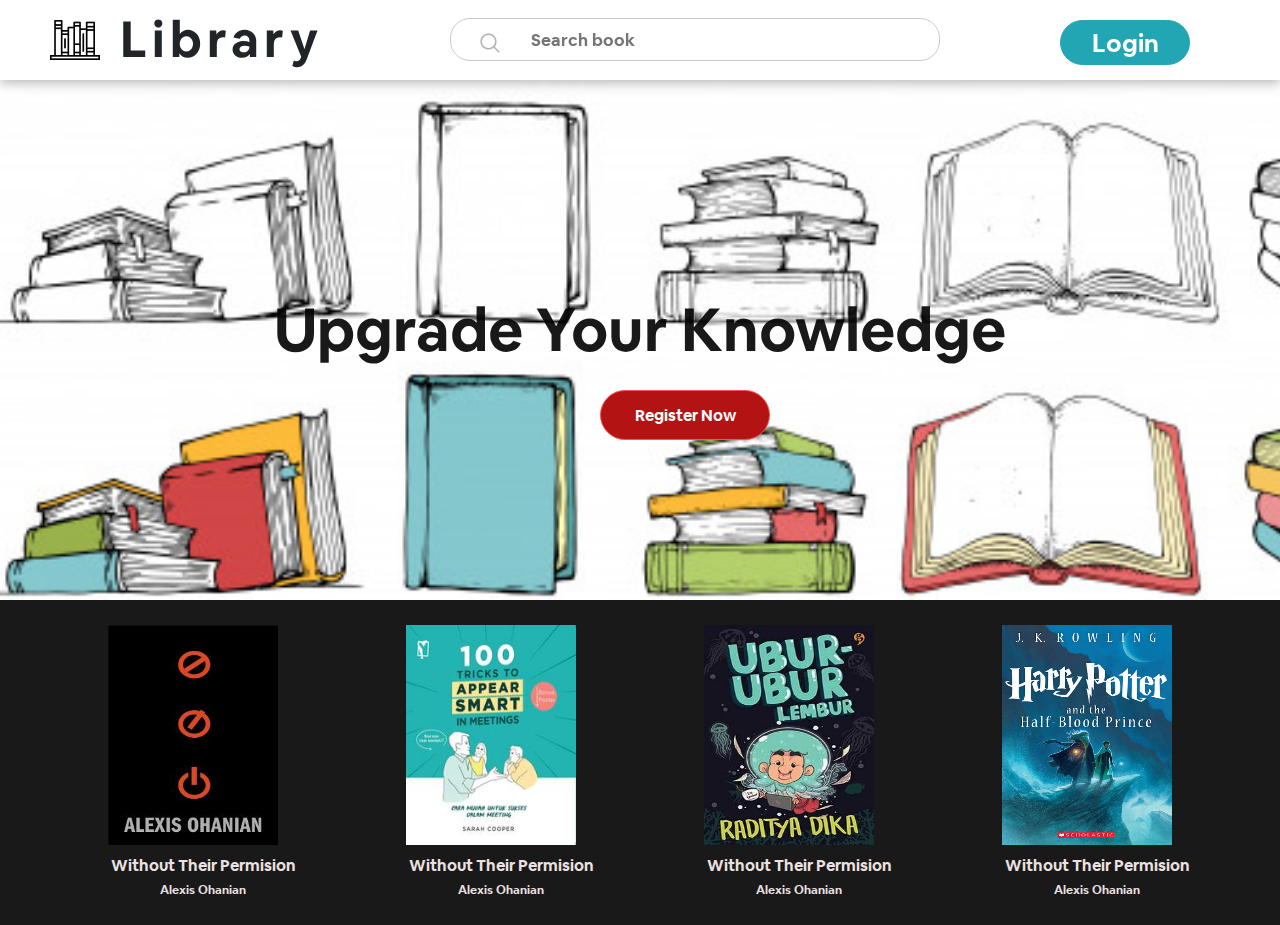
<file: index.html>
<!DOCTYPE html>
<html lang="en">
<head>
    <meta charset="UTF-8">
    <meta name="viewport" content="width=device-width, initial-scale=1.0">
    <title>Landing Page</title>
    <link rel="stylesheet" href="https://stackpath.bootstrapcdn.com/bootstrap/4.4.1/css/bootstrap.min.css" integrity="sha384-Vkoo8x4CGsO3+Hhxv8T/Q5PaXtkKtu6ug5TOeNV6gBiFeWPGFN9MuhOf23Q9Ifjh" crossorigin="anonymous">
    <link rel="stylesheet" href="assets/css/landing.css">
    <link rel="stylesheet" href="assets/css/reset.css">
</head>
<body>
    <div class="container-1">
        <div class="menu-1">
            <div class="header">
                <div class="logo">
                    <img src="assets/image/landing-page/bookshelf.png" alt="">
                    <h2>Library</h2>
                    <div class="search">
                        <img src="assets/image/home/search.png" alt="">
                        <input type="text" placeholder="Search book">
                      </div>
                </div>
                <div class="link">
                    <a href="login.html">Login</a>
                </div>
            </div>
            <div class="content">
                <div class="judul">
                    <h1>Upgrade Your Knowledge</h1>
                    <a href="register.html">Register Now</a>
                </div>
            </div>
        </div>
        <div class="menu-2">
            <div class="list-1 on">
                <img src="assets/image/landing-page/list1.jpg" alt="">
                <p>Without Their Permision</p>
                <h2>Alexis Ohanian</h2>
            </div>
            <div class="list-1">
                <img src="assets/image/landing-page/list2.jpg" alt="">
                <p>Without Their Permision</p>
                <h2>Alexis Ohanian</h2>
            </div>
            <div class="list-1">
                <img src="assets/image/landing-page/list3.jpg" alt="">
                <p>Without Their Permision</p>
                <h2>Alexis Ohanian</h2>
            </div>
            <div class="list-1 on">
                <img src="assets/image/landing-page/list4.jpg" alt="">
                <p>Without Their Permision</p>
                <h2>Alexis Ohanian</h2>
            </div>
            
        </div>
    </div>

<script src="https://code.jquery.com/jquery-3.4.1.slim.min.js" integrity="sha384-J6qa4849blE2+poT4WnyKhv5vZF5SrPo0iEjwBvKU7imGFAV0wwj1yYfoRSJoZ+n" crossorigin="anonymous"></script>
<script src="https://cdn.jsdelivr.net/npm/popper.js@1.16.0/dist/umd/popper.min.js" integrity="sha384-Q6E9RHvbIyZFJoft+2mJbHaEWldlvI9IOYy5n3zV9zzTtmI3UksdQRVvoxMfooAo" crossorigin="anonymous"></script>
<script src="https://stackpath.bootstrapcdn.com/bootstrap/4.4.1/js/bootstrap.min.js" integrity="sha384-wfSDF2E50Y2D1uUdj0O3uMBJnjuUD4Ih7YwaYd1iqfktj0Uod8GCExl3Og8ifwB6" crossorigin="anonymous"></script>
</body>
</html>
</file>
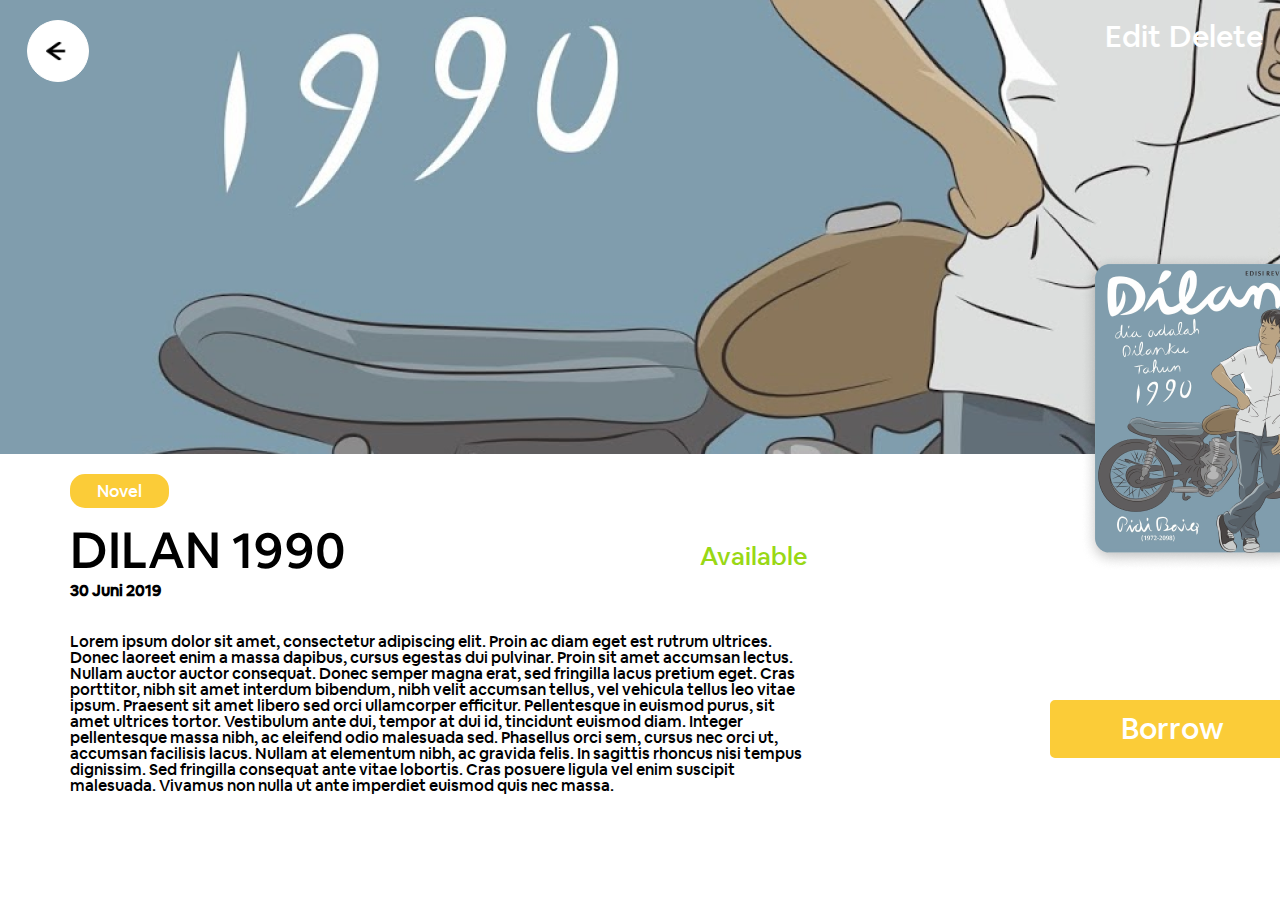
<file: detail.html>
<!DOCTYPE html>
<html lang="en">
<head>
    <meta charset="UTF-8">
    <meta name="viewport" content="width=device-width, initial-scale=1.0">
    <title>Detail Buku</title>
    <link rel="stylesheet" href="assets/css/detail.css">
    <link rel="stylesheet" href="assets/css/reset.css">
    <style>
        html, body {
        max-width: 100%;
        overflow-x: hidden;
      }
    </style>
</head>
<body>
    <div class="container">
        <div class="cover">
            <div class="back">
                <a href="utama.html"><img src="assets/image/detail/Arrow.png" alt=""></a>     
            </div>
            <div class="link">
                <a href="#popup-box">Edit</a>
                <a href="#popup-hapus">Delete</a> 
            </div> 
        </div>
        <div class="buku">
            <img src="assets/image/detail/dilan.png" alt="">
        </div>
        <div class="deskripsi">
            <a href="#">Novel</a>
            <h1>DILAN 1990</h1> 
            <span class="span">Available</span>
            <p class="p1">30 Juni 2019</p>
            <p class="p2">Lorem ipsum dolor sit amet, consectetur adipiscing elit. Proin ac diam eget est rutrum ultrices. Donec laoreet enim a massa dapibus, cursus egestas dui pulvinar. Proin sit amet accumsan lectus. Nullam auctor auctor consequat. Donec semper magna erat, sed fringilla lacus pretium eget. Cras porttitor, nibh sit amet interdum bibendum, nibh velit accumsan tellus, vel vehicula tellus leo vitae ipsum. Praesent sit amet libero sed orci ullamcorper efficitur. Pellentesque in euismod purus, sit amet ultrices tortor. Vestibulum ante dui, tempor at dui id, tincidunt euismod diam. Integer pellentesque massa nibh, ac eleifend odio malesuada sed. Phasellus orci sem, cursus nec orci ut, accumsan facilisis lacus. Nullam at elementum nibh, ac gravida felis. In sagittis rhoncus nisi tempus dignissim. Sed fringilla consequat ante vitae lobortis. Cras posuere ligula vel enim suscipit malesuada. Vivamus non nulla ut ante imperdiet euismod quis nec massa.</p>
        </div>
        <a href="#" class="button">Borrow</a>
        <!-- modal popup -->
        <div id="popup-box" class="popup-form">
            <div class="form">
                <h1>Edit Data</h1>
                <a href="#"class="close"><img src="assets/image/detail/close.png" alt=""></a>
                <form action="">
                    <label for="" class="l1">Url Image</label>
                    <input type="text" placeholder="" value="http://gambar.com/dilan.jpg">
                    <label for="" class="l2">Tittle</label>
                    <input type="text" placeholder="" value="Dilan 1990">
                    <label for="" class="l3">Description</label>
                    <textarea name="" id="">Lorem ipsum dolor sit amet, consectetur adipiscing elit. Proin ac diam eget est rutrum ultrices. Donec laoreet enim a massa dapibus.</textarea>
                </form>
                <a href="#" class="simpan">Save</a>
            </div> 
        </div>
        <!-- delete popup -->

        <div class="container-close" id="popup-hapus">
            <div class="close-form">
                <a href="#"><img src="assets/image/detail/close.png" alt=""></a>
                <img src="assets/image/detail/checked.png" alt="" class="checked">
                <h2>Data <span>Dilan 1990</span> berhasil dihapus !</h2>
            </div>
        </div>
</div>
</body>
</html>
</file>
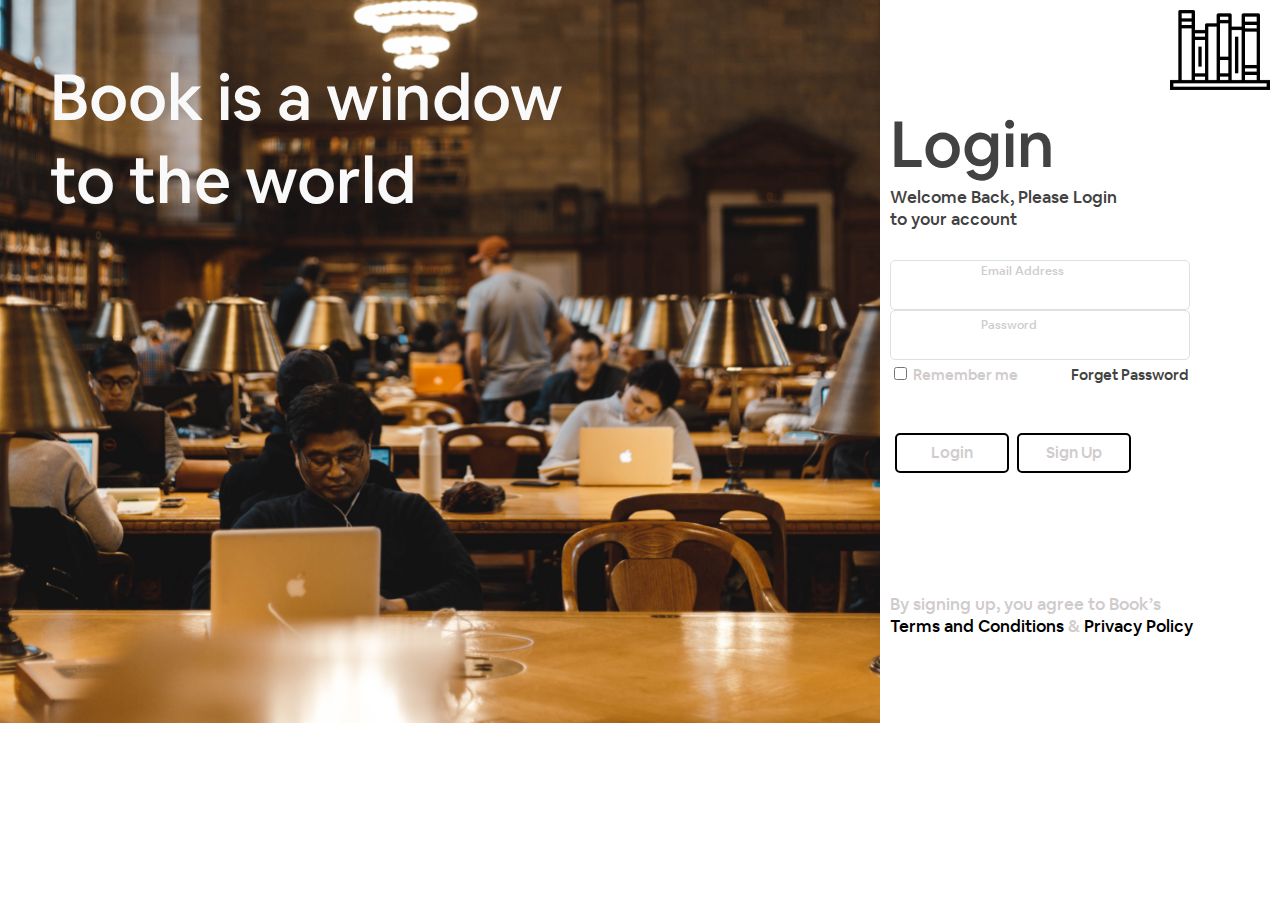
<file: login.html>
<!DOCTYPE html>
<html lang="en">
<head>
    <meta charset="UTF-8">
    <meta name="viewport" content="width=device-width, initial-scale=1.0">
    <title>Login Form</title>
    <link rel="stylesheet" href="assets/css/reset.css">
    <link rel="stylesheet" href="assets/css/login.css">
</head>
<body>
    <div class="container">
    <div class="login-image">
        <h1>Book is a window <br>
            to the world
        </h1>
        <p>Photo by Mark Pan4ratte on Unsplash</p>
    </div>
    <div class="login-form">
        <img src="assets/image/login/bookshelf.png" alt="">
        <div class="login">
            <h1>Login</h1>
            <p>Welcome Back, Please Login <br>
                to your account</p>
                <form action="">
                    <div class="inputBox">
                        <input type="text" name="" required="">
                        <label class="label1">Email Address</label>
                    </div>
                    <div class="inputBox">
                        <input type="password" name="" required="">
                        <label class="label2">Password</label>
                    </div>
                    <div class="check">
                        <input type="checkbox">
                        <label for="">Remember me</label>
                        <a href="#">Forget Password</a>
                    </div>
                    <a href="#" class="button satu">Login</a>
                    <a href="#" class="button dua">Sign Up</a>
                </form>
        </div>
        <div class="footer">
            <p>By signing up, you agree to Book’s</p>
            <p class="p2"> Terms and Conditions <span> &</span> Privacy Policy</p>
        </div>
        
    </div>
    </div>
</body>
</html>
</file>
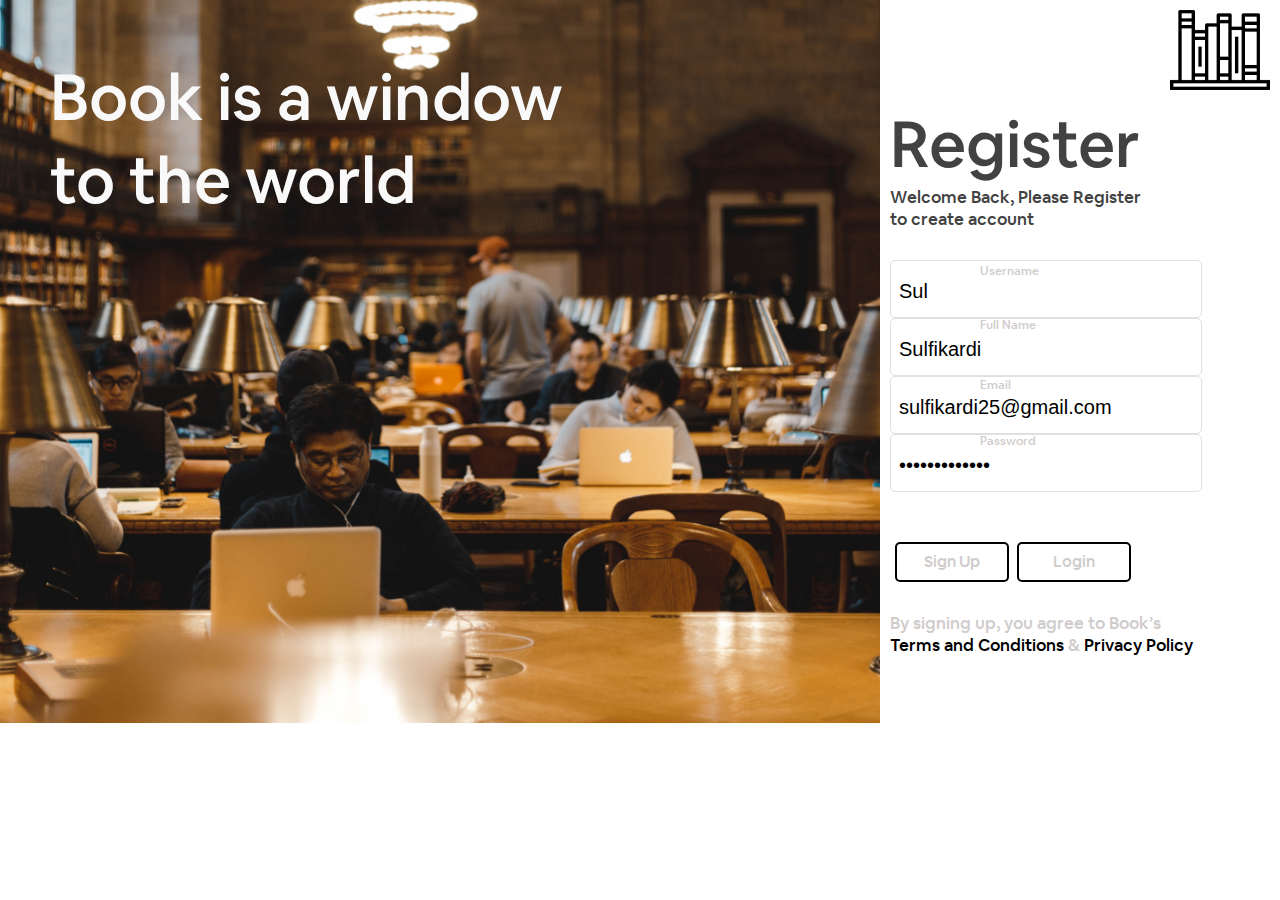
<file: register.html>
<!DOCTYPE html>
<html lang="en">
<head>
    <meta charset="UTF-8">
    <meta name="viewport" content="width=device-width, initial-scale=1.0">
    <title>Register Form</title>
    <link rel="stylesheet" href="assets/css/reset.css">
    <link rel="stylesheet" href="assets/css/register.css">
</head>
<body>
    <div class="container">
    <div class="login-image">
        <h1>Book is a window <br>
            to the world
        </h1>
        <p>Photo by Mark Pan4ratte on Unsplash</p>
    </div>
    <div class="login-form">
        <img src="assets/image/login/bookshelf.png" alt="">
        <div class="login">
            <h1>Register</h1>
            <p>Welcome Back, Please Register <br>
                to create account</p>
                <form action="">
                    <div class="inputBox">
                        <input type="text" name="" required="" value="Sul">
                        <label class="label1">Username</label>
                    </div>
                    <div class="inputBox">
                        <input type="text" name="" required="" value="Sulfikardi">
                        <label class="label2">Full Name</label>
                    </div>
                    <div class="inputBox">
                        <input type="text" name="" required="" value="sulfikardi25@gmail.com">
                        <label class="label3">Email</label>
                    </div>
                    <div class="inputBox">
                        <input type="password" name="" required="" value="*************">
                        <label class="label4">Password</label>
                    </div>
                    <a href="#" class="button satu">Sign Up</a>
                    <a href="login.html" class="button dua">Login</a>
                </form>
        </div>
        <div class="footer">
            <p>By signing up, you agree to Book’s</p>
            <p class="p2"> Terms and Conditions <span> &</span> Privacy Policy</p>
        </div>
        
    </div>
    </div>
</body>
</html>
</file>
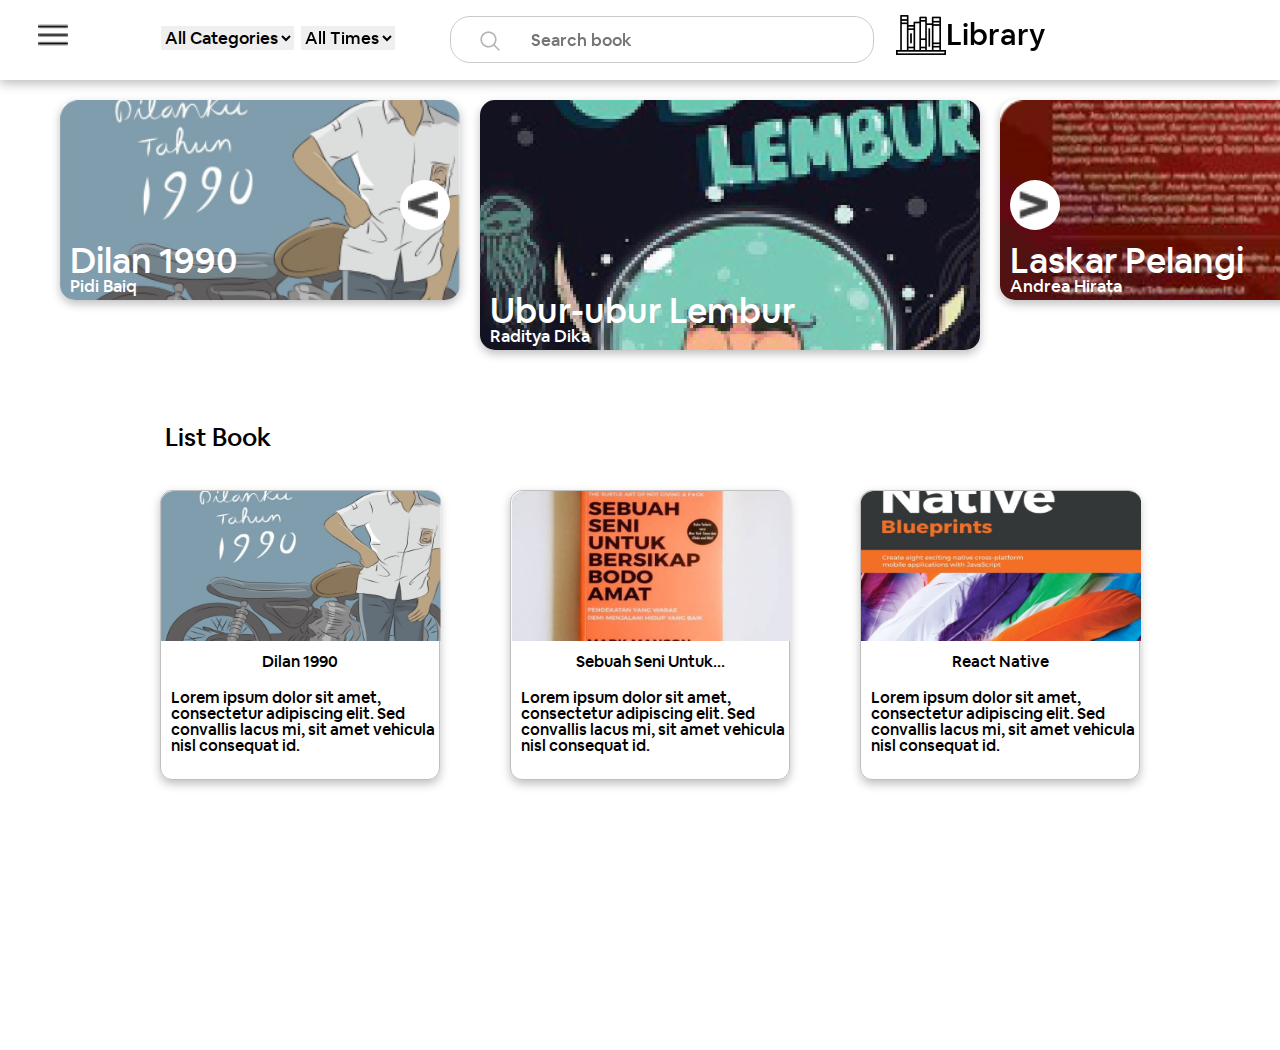
<file: utama.html>
<!DOCTYPE html>
<html lang="en">
<head>
    <meta charset="UTF-8">
    <meta name="viewport" content="width=device-width, initial-scale=1.0">
    <title>Home</title>
    <link rel="stylesheet" href="assets/css/utama.css">
    <link rel="stylesheet" href="assets/css/reset.css">
    <style>
        
    </style>
</head>
<body>
    <div class="setting">
      <a href="#" class="link-a"><img src="assets/image/home/_ (1).png" alt="" class="prev"></a>
      <a href="#" class="link-b"><img src="assets/image/home/_.png" alt="" class="next"></a>
    </div>
    <div class="container">
        <div class="sidebar on">
            <div class="admin">
                <img src="assets/image/home/admin.png" alt="">
                <h1>Niki Zefanya</h1>
            </div>
            <div class="link">
                <ul>
                  <li><a href="#">Explore</a></li>
                  <li><a href="#">History</a></li>
                  <li><a href="#popup-box">Add book*</a></li>
                </ul>
              </div>
        </div>
        <div class="menu">
            
            <div class="header">
                <a href="#" class="klik"><img src="assets/image/home/menu.png" alt="" class="image"></a>
                <form action="">
                  <select name="product" id="" class="select1">
                    <option value="category">All Categories</option>
                  </select>
                  <select name="time" id="" class="select2">
                    <option value="time">All Times</option>
                  </select>
                </form>
                <div class="search">
                  <img src="assets/image/home/search.png" alt="">
                  <input type="text" placeholder="Search book">
                </div>
                <div class="logo">
                  <img src="assets/image/home/bookshelf.png" alt="">
                  <h1>Library</h1>
                </div>
              </div>
            </div>
            <div class="card">
                <div class="card-1">
                  <h2>Dilan 1990</h2>
                  <p>Pidi Baiq</p>
                </div>
                <div class="card-2">
                  <h2>Ubur-ubur Lembur</h2>
                  <p>Raditya Dika</p>
                </div>
                <div class="card-3">
                  <h2>Laskar Pelangi</h2>
                  <p>Andrea Hirata</p>
                </div>
              </div>
              <div class="card-list">
                <p class="p1">List Book</p>
                <div class="gambar-1">
                  <img src="assets/image/home/covernya.png" alt="">
                  <h2><a href="detail.html">Dilan 1990</a></h2>
                  <p>Lorem ipsum dolor sit amet, consectetur adipiscing elit. Sed convallis lacus mi, sit amet vehicula nisl consequat id. </p>
                </div>
                <div class="gambar-1">
                  <img src="assets/image/home/sebuahseni.png" alt="">
                  <h2>Sebuah Seni Untuk...</h2>
                  <p>Lorem ipsum dolor sit amet, consectetur adipiscing elit. Sed convallis lacus mi, sit amet vehicula nisl consequat id. </p>
                </div>
                <div class="gambar-1">
                  <img src="assets/image/home/react-native.png" alt="">
                  <h2>React Native</h2>
                  <p>Lorem ipsum dolor sit amet, consectetur adipiscing elit. Sed convallis lacus mi, sit amet vehicula nisl consequat id. </p>
                </div>
              </div>
          </div>
          <div id="popup-box" class="popup-form">
            <div class="form">
                <h1>Add Data</h1>
                <a href="#"class="close"><img src="assets/image/detail/close.png" alt=""></a>
                <form action="">
                    <label for="" class="l1">Url Image</label>
                    <input type="text" placeholder="Url Image...">
                    <label for="" class="l2">Tittle</label>
                    <input type="text" placeholder="Tittle...">
                    <label for="" class="l3">Description</label>
                    <textarea name="" id="" placeholder="Description..."></textarea>
                </form>
                <a href="#" class="simpan">Save</a>
            </div> 
        </div>
        </div>
    <script src="https://ajax.googleapis.com/ajax/libs/jquery/3.4.1/jquery.min.js"></script>
    <script src="script.js"></script>
</body>
</html>
</file>
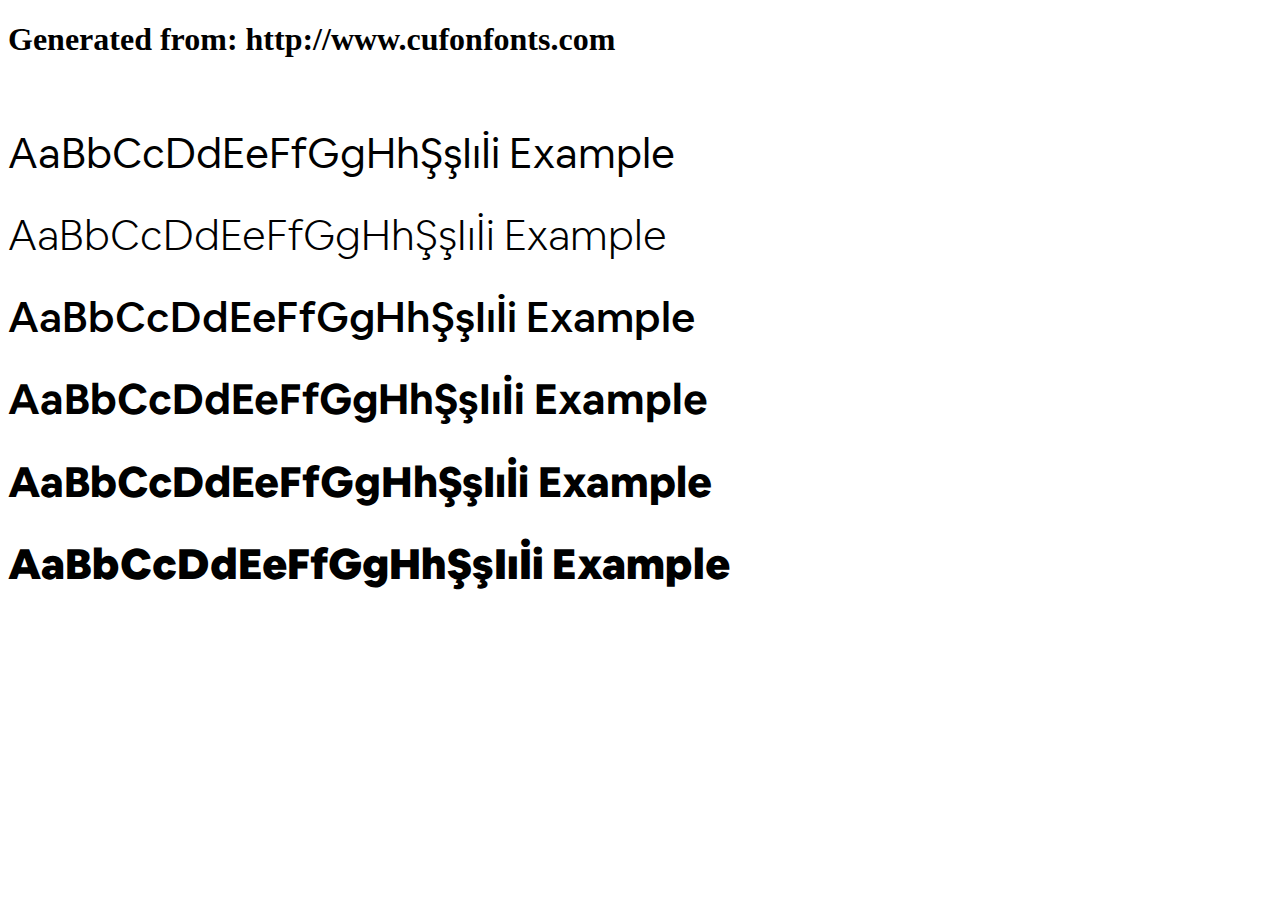
<file: assets/font/Airbnb-Cereal-App/example.html>
<!DOCTYPE html>
<html xmlns="http://www.w3.org/1999/xhtml">
<head>
    <meta http-equiv="Content-Type" content="text/html; charset=utf-8"/>
    <link rel="stylesheet" type="text/css"
          href="style.css"/>
</head>

<body>

<h1>Generated from: http://www.cufonfonts.com</h1><br/>
<h1 style="font-family:'Airbnb Cereal App Book';font-weight:normal;font-size:42px">AaBbCcDdEeFfGgHhŞşIıİi Example</h1>
<h1 style="font-family:'Airbnb Cereal App Light';font-weight:normal;font-size:42px">AaBbCcDdEeFfGgHhŞşIıİi Example</h1>
<h1 style="font-family:'Airbnb Cereal App Medium';font-weight:normal;font-size:42px">AaBbCcDdEeFfGgHhŞşIıİi Example</h1>
<h1 style="font-family:'Airbnb Cereal App Bold';font-weight:normal;font-size:42px">AaBbCcDdEeFfGgHhŞşIıİi Example</h1>
<h1 style="font-family:'Airbnb Cereal App Extra Bold';font-weight:normal;font-size:42px">AaBbCcDdEeFfGgHhŞşIıİi Example</h1>
<h1 style="font-family:'Airbnb Cereal App Black';font-weight:normal;font-size:42px">AaBbCcDdEeFfGgHhŞşIıİi Example</h1>


</body>
</html>
</file>
<file: assets/css/landing.css>
@font-face {
    font-family: 'Airbnb Cereal App';
    src: url(../font/Airbnb-Cereal-App/AirbnbCerealBold.woff) format('woff');
}

.container-1 {
    display: flex;
    flex-direction: column;
    max-width: 100vw;
}
.menu-1 {
    max-width: 100%;
    min-height: 600px;
    background-color: #ffffff;
    background-repeat: no-repeat;
    background-size: cover;
    background-position: 0 -150px;
    display: flex;
   flex-direction: column;
}
.menu-2 {
    max-width: 100%;
    min-height: 300px;
    background-color: rgba(0, 0, 0, 0.9);
    display: flex;
    flex-direction: row;
    justify-content: space-evenly;
}

.header {
    height: 80px;
    width: 100%;
    background-color: #ffffff;
    display: flex;
    flex-direction: row;
    justify-content: space-between;
    box-shadow: 0px 4px 10px rgba(0, 0, 0, 0.25);
    position: fixed;
}

.header .logo {
    margin-left: 50px;
    margin-top: 15px;
}
.header h2 {
    position: absolute;
    top: 15px;
    left: 120px;
    font-size: 50px;
    font-family: 'Airbnb Cereal App';
    letter-spacing: 5px;
}
.header .link {
    margin-right: 90px;
    margin-top: 20px;
}
.header .link a {
    width: 130px;
    height: 45px;
    display: block;
    text-decoration: none;
    font-size: 25px;
    color: #ffffff;
    border: 1px solid #22a6b3;
    text-align: center;
    line-height: 45px;
    border-radius: 25px;
    background-color: #22a6b3;
    font-family: 'Airbnb Cereal App';
}
.header .link a:hover {
    background-color: #4bbac4;
}
.search a {
    display: inline-block;
    text-decoration: none;
    border: 2px solid #CACACA;
    width: 300px;
    height: 45px;
    position: absolute;
    left: 550px;
    top: 15px;
    border-radius: 20px;
}
.search {
    position: relative;
    top: -50px;
    left: 400px;
    font-family: 'Airbnb Cereal App';
}
.search [type="text"] {
    width: 490px;
    height: 43px;
    border-radius: 20px;
    font-size: 17px;
    padding-left: 80px;
    border: 1px solid #CACACA;
    font-family: 'Airbnb Cereal App';
}
.search img {
    width: 20px;
    height: 20px;
    position: absolute;
    top: 15px;
    left: 30px;
}
.content {
    background-image: url(../image/landing-page/1.jpg);
    background-repeat: no-repeat;
    background-size: cover;
    background-position: -80px 50px;
    height: 600px;
}
.content .judul h1 {
    text-align: center;
    margin-top: 300px;
    font-size: 60px;
    color: rgba(0, 0, 0, 0.9);
    font-family: 'Airbnb Cereal App';
}
.content .judul a {
    width: 170px;
    height: 50px;
    display: block;
    text-align: center;
    line-height: 50px;
    margin-top: 30px;
    margin-left: 600px;
    text-decoration: none;
    background-color: #b31313;
    border: 1px solid #ff5252;
    border-radius: 25px;
    color: #ffffff;
    font-family: 'Airbnb Cereal App';
}
.content .judul a:hover {
    background-color: #ff5252;
}

.list-1 {
    width: 190px;
    height: 300px;
    margin-left: 20px;
    margin-top: 25px;
}
.list-1 img {
    width: 170px;
    height: 220px;
}
.list-1 h2, .list-1 p {
    color: #ece1e1;
    font-family: 'Airbnb Cereal App';
    margin-top: 10px;
    text-align: center;
}
.list-1 h2 {
    font-size: 12px;
}

@media screen and (max-width:480px) {
    .container-1 {
        height: 1200px;
    }
    .header {
        height: 80px;
        width: 400px;
    }
    .content .judul h1 {
        margin-top: 180px;
    }
    .content .judul a {
        margin-top: 30px;
        margin-left: 100px;
    }
    .header .logo {
        margin-left: 10px;
        margin-top: 20px;
    }
    .header .link {
      margin-top: 20px;
      margin-left: 180px;
    }
    .header .logo img {
        width: 40px;
        height: 40px;
    }
    .header h2 {
        top: 25px;
        left: 60px;
        font-size: 30px;
    }
    .search {
      display: none;
    }
    .menu-2 .on {
        display: none;
    }
    .list-1 {
        width: 160px;
        height: 300px;
        margin-left: -9px;
        margin-top: 25px;
    }
}
</file>
<file: assets/css/detail.css>
@font-face {
  font-family: 'Airbnb Cereal App';
  src: url(../font/Airbnb-Cereal-App/AirbnbCerealMedium.woff) format('woff');
}
.container {
  width: 100%;
  box-sizing: border-box;
}
.cover {
    width: 100vw;
    height: 454px;
    background-image: url(../image/detail/covernya.png);
    background-position: -75px 0;
    background-repeat: no-repeat;
    font-family: 'Airbnb Cereal App';
    box-sizing: border-box;
}
.back {
    width: 60px;
    height: 60px;
    background-color: white;
    border: 1px solid white;
    border-radius: 50%;
    position: absolute;
    top: 20px;
    left: 27px;
    font-family: 'Airbnb Cereal App';
}
.link {
   position: absolute;
   top: 17px;
   left: 1100px;
   font-family: 'Airbnb Cereal App';
}
.link a{
    display: inline-block;
    text-decoration: none;
    margin-left: 5px;
    font-family: 'Airbnb Cereal App';
    font-size: 30px;
    line-height: 39px;

    color: #FFFFFF;
}
.buku {
    width: 200px;
    height: 288px;
    position: absolute;
    top: 253px;
    left: 1080px;
    font-family: 'Airbnb Cereal App';
}
.cover img{
    width: 20px;
    height: 20px;
    margin-left: 18px;
    margin-top: 20px;
    cursor: pointer;
}
.deskripsi {
    width: 740px;
    margin-top: 20px;
    margin-left: 70px;
    box-sizing: border-box;
    font-family: 'Airbnb Cereal App';
    position: relative;
}
.deskripsi a {
    width: 95px;
    height: 30px;
    border: 2px solid #FBCC38;
    display: inline-block;
    text-decoration: none;
    font-size: 17px;
    text-align: center;
    line-height: 30px;
    background-color:#FBCC38 ;
    color: white;
    border-radius: 15px;
    margin-bottom: 10px;
}
.deskripsi h1 {
    font-size: 50px;
    line-height: 65px;
    box-sizing: border-box;
}
.deskripsi .span {
  font-size: 25px;
  position: absolute;
  top: 70px;
  left: 630px;
  color: #99D815;;
}
.deskripsi .p1 {
    margin-bottom: 35px;
    font-weight: bold;
    box-sizing: border-box;
}
.deskripsi .p2 {
  font-family: 'Airbnb Cereal App';
}
.button {
    width: 240px;
    height: 54px;
    border: 2px solid #FBCC38;
    display: block;
    border-radius: 5px;
    text-decoration: none;
    background-color: #FBCC38;
    text-align: center;
    line-height: 54px;
    font-size: 30px;
    color: white;
    position: absolute;
    top: 700px;
    left: 1050px;
    font-family: 'Airbnb Cereal App';
}

/* modal popup */

.popup-form {
  position: fixed;
  overflow: hidden;
  width: 0;
  height: 0;
  top: 0;
  left: 0;
  padding-top: 80px;
  transition: .5s ease-in;
  background-color: rgba(0, 0, 0 , 0);
  font-family: 'Airbnb Cereal App';
}
.popup-form a {
  display: block;
  margin-left: 350px;
  margin-bottom: 20px;
}

.popup-form input {
  display: block;
  margin: 20px auto;
}

.popup-form:target {
  width: auto;
  height: auto;
  right: 0;
  bottom: 0;
  background-color:rgba(196, 196, 196, 0.4);
}
.popup-form:target .form {
  background-color: #fff;
  opacity: 1;
}
.form {
  width: 800px;
  height: 500px;
  border: 5px solid #fff;
  margin:  auto;
  border-radius: 8px;
  box-sizing: border-box;
  background-color: #E5E5E5;
  position: relative;
  font-family: 'Airbnb Cereal App'; 
}
.form [type="text"] {
  width: 500px;
  height: 40px;
  border-radius: 10px;
  padding: 10px;
  border: 1px solid rgba(0, 0, 0, 0.5);
  margin-top: 20px;
  margin-left: 200px;
  font-family: 'Airbnb Cereal App';
  font-size: 20px;
  color: #C8BABA;
}
.form textarea {
  height: 100px;
  width: 500px;
  padding: 10px;
  border-radius: 10px;
  border: 1px solid rgba(0, 0, 0, 0.5);
  margin-left: 200px;
  margin-bottom: 30px;
  font-family: 'Airbnb Cereal App';
  font-size: 20px;
  color: #C8BABA;
}
.form label {
  position: absolute;
  display: inline-block;
  left: 20px;
}
.form .l1 {
  top: 120px;
}
.form .l2 {
  top: 200px;
}
.form .l3 {
  top: 300px;
}
.form h1 {
  margin-top: 20px;
  margin-left: 20px;
  margin-bottom: 50px;
  font-size: 25px;
}
.form .simpan {
  width: 150px;
  height: 50px;
  text-decoration: none;
  font-size: 35px;
  display: block;
  border: 2px solid #F4CF5D;
  text-align: center;
  line-height: 50px;
  border-radius: 10px;
  background-color: #F4CF5D;
  color: white;
  margin-left: 570px;
}
.close img {
  width: 25px;
  height: 25px;
  margin-left: 410px;
  position: absolute;
  top: 10px;
  font-family: 'Airbnb Cereal App';
}


/* css popup delete */

.container-close {
  position: fixed;
  overflow: hidden;
  width: 0;
  height: 0;
  top: 0;
  left: 0;
  padding-top: 80px;
  transition: .5s ease-in;
  background-color: rgba(0, 0, 0 , 0);
  font-family: 'Airbnb Cereal App';
}
.close-form {
  width: 450px;
  height: 300px;
  margin:  auto;
  border-radius: 10px;
  box-sizing: border-box;
  background-color: #fff;
  margin: 30px auto;
  box-sizing: border-box;
  font-family: 'Airbnb Cereal App';
}
.container-close:target {
  width: auto;
  height: auto;
  bottom: 0;
  right: 0;
  bottom: 0;
  left: 0;
  background-color:rgba(196, 196, 196, 0.4);
  opacity: .9;
}
.close-form a img {
  display: block;
  width: 20px;
  height: 20px;
  margin-left: 420px;
  margin-top: 20px;
  padding-top: 10px;
}
.close-form .checked {
  display: block;
  margin: auto;
  margin-top: 70px;
  margin-bottom: 10px;
  width: 70px;
  height: 70px;
}
.close-form h2 {
  text-align: center;
  font-size: 20px;
}
.close-form h2 span {
  font-weight: 900;
}


@media screen and (max-width:480px) {
  .container {
    width: auto;
    height: 1300px;
  }
  .cover {
    width: 500px;
    height: 450px;
    background-image: url(../image/detail/dilan.png);
    background-size: cover;
    background-position: -49px -25px;
  }
  .link {
    position: absolute;
    top: 17px;
    left: 250px;
    font-family: 'Airbnb Cereal App';
 }
 .link a{
  display: inline-block;
  text-decoration: none;
  margin-left: 5px;
  font-family: 'Airbnb Cereal App';
  font-size: 20px;
  line-height: 39px;
  color: #FFFFFF;
}
.buku {
  display: none;
}
.deskripsi {
  width: 740px;
  margin-top: 40px;
  margin-left: 15px;
  box-sizing: border-box;
  font-family: 'Airbnb Cereal App';
  position: relative;
}
.button {
  width: 240px;
  height: 54px;
  border: 2px solid #FBCC38;
  display: block;
  border-radius: 5px;
  text-decoration: none;
  background-color: #FBCC38;
  text-align: center;
  line-height: 54px;
  font-size: 30px;
  color: white;
  position: absolute;
  top: 950px;
  left: 70px;
  font-family: 'Airbnb Cereal App';
}
.deskripsi .p2 {
  font-size: 12px;
  width: 350px;
  height: 120px;
  margin-right: 10px;
  text-align: justify;
  line-height: 15px;
}
.form {
  width: 350px;
  height: 450px;
  position: relative;
}
.form [type="text"] {
  width: 300px;
  height: 20px;
  margin-top: 0;
  margin-left: 10px;
  margin-bottom: 30px;
}
.form textarea {
  height: 90px;
  width: 300px;
  margin-left: 10px;
  margin-bottom: 0;
  font-size: 15px;
}
.form label {
  font-size: 12px;
}
.form .l1 {
  top: 70px;
}
.form .l2 {
  top: 140px;
}
.form .l3 {
  top: 210px;
}
.form h1 {
  font-size: 15px;
}
.close img {
  width: 25px;
  height: 25px;
  margin-left:-50px;
  position: absolute;
  top: 10px;
}
.form .simpan {
  width: 100px;
  height: 40px;
  margin-left: 0;
  font-size: 25px;
  line-height: 40px;
  margin-top: 20px;
  margin-left: 225px;
}
.close-form {
  width: 350px;
  height: 250px;
}
.close-form a img {
  width: 20px;
  height: 20px;
  margin-left:315px;
  margin-top: 40px;
  padding-top: 15px;
}
.close-form .checked {
  margin-top: 40px;
  margin-bottom: 20px;
}
.deskripsi .span {
  font-size: 15px;
  top: 20px;
  left: 282px;
}
}
</file>
<file: assets/css/login.css>
@font-face {
    font-family: 'Airbnb Cereal App' ;
    src: url(../font/Airbnb-Cereal-App/AirbnbCerealMedium.woff) format('woff');
}

.container {
    width: 100vw;
    display: flex;
    font-family: 'Airbnb Cereal App';
    justify-content: space-between;
}
.login-image h1 {
    width: 808px;
    height: 318px;
    margin-left: 50px;
    font-family: 'Airbnb Cereal App';
    font-size: 64px;
    line-height: 83px;
    color: #F9F9F9;
    position: absolute;
    top: 56px;

}
    
.login-image {
    width: 880px;
    height: 100vh;
    background-image: url(../image/login/login.png);
    background-size: cover;
    background-repeat: no-repeat;
    background-position: center -300px;
}
.login-image p {
    position: absolute;
    top: 95%;
    left: 29px;
    color: white;
}

.login-form {
    width: 350px;
    margin-right: 40px;
    box-sizing: border-box;
}
.login-form img {
    margin-left: 280px;
    width: 100px;
    height: 100px;
}
.login-form .login h1 {
    font-size: 64px;
    font-family: 'Airbnb Cereal App';
    line-height: 83px;
    color: #424242;
}
.login-form .login p {
    font-size: 17px;
    font-family: 'Airbnb Cereal App';
    line-height: 22px;
    color: #424242;
    margin-bottom: 30px;
}
input, a, label {
    display: inline-block;
}
.button {
    border: 2px solid black;
    text-decoration: none;
    color: #D0CCCC;
    width: 110px;
    height: 36px;
    text-align: center;
    line-height: 36px;
    border-radius: 5px;
    margin-top: 50px;
    margin-bottom: 120px;
    margin-left: 5px;
}

.button:hover {
    background-color: #000000;
}
.inputBox [type="text"],.inputBox [type="password"] {
    width: 300px;
    height: 50px;
    font-size: 20px;
    border: 1px solid #E0E0E0;
    box-sizing: border-box;
    border-radius: 5px;
}
.inputBox label {
    font-size: 12px;
    color: #D0CCCC;
    position: absolute;
}
.label1 {
    top: 265px;
    left: 981px;
}
.label2 {
    top: 319px;
    left: 981px;
}
.check a, .check label {
    text-decoration: none;
    font-size: 15px;
    margin-top: 7px;
}
.check a {
   margin-left: 50px;
   color:  #424242;
}
.check label {
   color:#D0CCCC;
}

.footer p{
    font-size: 17px;
    line-height: 22px;
    color: #D0CCCC;
    box-sizing: border-box;
}
.footer .p2 {
    color: #000000;
}
.footer span {
    color: #D0CCCC;
} 




@media screen and (max-width:480px) {
    .login-form img {
        margin-left: 130px;
        width: 100px;
        height: 100px;
    }
    .login-image {
        display: none;
    }
    .login h1,p {
        text-align: center;
    }
    .inputBox [type="text"],.inputBox [type="password"] {
        margin-left: 40px;
    }
    .check {
        margin-left: 40px;
    }
    .button {
        margin-left: 45px;
        background-color: #000000; 
    }
    .button:hover {
        background-color: #000000; 
    }
    .footer p {
        margin-left: 20px;
    }
}
</file>
<file: assets/css/register.css>
@font-face {
    font-family: 'Airbnb Cereal App' ;
    src: url(../font/Airbnb-Cereal-App/AirbnbCerealMedium.woff) format('woff');
}

.container {
    width: 100vw;
    display: flex;
    font-family: 'Airbnb Cereal App';
    justify-content: space-between;
}
.login-image h1 {
    width: 808px;
    height: 318px;
    margin-left: 50px;
    font-family: 'Airbnb Cereal App';
    font-size: 64px;
    line-height: 83px;
    color: #F9F9F9;
    position: absolute;
    top: 56px;

}
    
.login-image {
    width: 880px;
    height: 100vh;
    background-image: url(../image/login/login.png);
    background-size: cover;
    background-repeat: no-repeat;
    background-position: 0 -300px;
}
.login-image p {
    position: absolute;
    top: 95%;
    left: 29px;
    color: white;
}

.login-form {
    width: 350px;
    margin-right: 40px;
    box-sizing: border-box;
}
.login-form img {
    margin-left: 280px;
    width: 100px;
    height: 100px;
}
.login-form .login h1 {
    font-size: 64px;
    font-family: 'Airbnb Cereal App';
    line-height: 83px;
    color: #424242;
}
.login-form .login p {
    font-size: 17px;
    font-family: 'Airbnb Cereal App';
    line-height: 22px;
    color: #424242;
    margin-bottom: 30px;
}
input, a, label {
    display: inline-block;
}
.button {
    border: 2px solid black;
    text-decoration: none;
    color: #D0CCCC;
    width: 110px;
    height: 36px;
    text-align: center;
    line-height: 36px;
    border-radius: 5px;
    margin-top: 50px;
    margin-bottom: 30px;
    margin-left: 5px;
}

.button:hover {
    background-color: #000000;
}
.inputBox [type="text"],.inputBox [type="password"] {
    width: 300px;
    height: 50px;
    font-size: 20px;
    border-radius: 5px;
    border: 1px solid #E0E0E0;
    padding-left: 8px;
    padding-top: 5px;
    /* box-sizing: border-box; */
}
.inputBox label {
    font-size: 12px;
    color: #D0CCCC;
    position: absolute;
}
.label1 {
    top: 265px;
    left: 980px;
}
.label2 {
    top: 319px;
    left: 980px;
}
.label3 {
    left: 980px;
    top: 379px;
}
.label4 {
    left: 980px;
    top: 435px;
}
.check a, .check label {
    text-decoration: none;
    font-size: 15px;
    margin-top: 7px;
}
.check a {
   margin-left: 50px;
   color:  #424242;
}
.check label {
   color:#D0CCCC;
}

.footer p{
    font-size: 17px;
    line-height: 22px;
    color: #D0CCCC;
    box-sizing: border-box;
}
.footer .p2 {
    color: #000000;
}
.footer span {
    color: #D0CCCC;
} 



@media screen and (max-width:480px) {
    .login-form img {
        margin-left: 130px;
        width: 100px;
        height: 100px;
    }
    .login-image {
        display: none;
    }
    .login h1,p {
        text-align: center;
    }
    .inputBox [type="text"],.inputBox [type="password"] {
        margin-left: 40px;
    }
    .check {
        margin-left: 40px;
    }
    .button {
        margin-left: 45px;
        background-color: #000000; 
    }
    .button:hover {
        background-color: #000000; 
    }
    .footer p {
        margin-left: 20px;
    }
}
</file>
<file: assets/css/utama.css>
@font-face {
    font-family: 'Airbnb Cereal App';
    src: url(../font/Airbnb-Cereal-App/AirbnbCerealMedium.woff); 
}
.container {
    width: 100%;
    height: 100vh;
    display: flex;
}
.setting .link-a .prev {
    display: block;
    width: 30px;
    height: 30px;
    line-height: 30px;
    margin-left: 8px;
    margin-top: 10px;
}
.setting .link-b .next {
    display: block;
    width: 30px;
    height: 30px;
    line-height: 30px;
    margin-left: 8px;
    margin-top: 10px;
}
.setting .link-a {
    display: block;
    width: 50px;
    height: 50px;
    background-color: #FFFFFF;
    position: absolute;
    top: 180px;
    left: 400px;
    border-radius: 50%;
    line-height: 40px;
    z-index: 9999;
}
.setting .link-b {
    display: block;
    width: 50px;
    height: 50px;
    background-color: #FFFFFF;
    position: absolute;
    top: 180px;
    left: 1010px;
    border-radius: 50%;
    line-height: 40px;
    z-index: 9999;
}
.sidebar {
    width: 20%;
    height: 1100px;
    background-color: #FFFFFF;
    box-shadow: 0px 4px 30px rgba(0, 0, 0, 0.25);
    z-index: 999;
}
.on {
    display: none;
}
#side-menu {
    
    transition: 1s;
}
#menu-juga {
    width: 100%;
    height: 100vh;
}
.menu a img {
    margin-top: 10px;
    margin-left: 230px;
    width: 30px;
    height: 30px;
}
.sidebar:target {
    width: 5%;
}
.sidebar:target .menu {
    width: 100vw;
}
.menu {
    width: 100%;
    height: 100vh;
    background-color: #FFFFFF;
}
.admin {
    margin-top: 90px;
    margin-left: 35px;
    margin-bottom: 40px;
}
.admin h1 {
    text-align: center;
    margin-top: 30px;
    margin-right: 50px;
    font-size: 20px;
    font-family: 'Airbnb Cereal App';
    text-align: center;
    margin-bottom: 60px;
}

.link ul li a {
    display: block;
    text-decoration: none;
    color: black;
    font-family: 'Airbnb Cereal App';
    font-size: 25px;
    margin-top: 30px;
    margin-left: 30px;
}

.header {
    width: 100%;
    height: 80px;
    position: fixed;
    background: #FFFFFF;
    box-shadow: 0px 4px 10px rgba(0, 0, 0, 0.25);
    z-index: 9999;
}
.select1, .select2 {
    font-size: 17px;
    font-family: 'Airbnb Cereal App';
    position: absolute;
    border: 1px solid #ffffff;
}

.select1 {
    left: 160px;
    top: 25px;
}
.select2 {
    left: 300px;
    top: 25px;
}
.search a {
    display: inline-block;
    text-decoration: none;
    border: 2px solid #CACACA;
    width: 300px;
    height: 45px;
    position: absolute;
    left: 550px;
    top: 15px;
    border-radius: 20px;
}
.search {
    position: relative;
    top: 16px;
    left: 450px;
    font-family: 'Airbnb Cereal App';
}
.search [type="text"] {
    width: 340px;
    height: 43px;
    border-radius: 20px;
    font-size: 17px;
    padding-left: 80px;
    border: 1px solid #CACACA;
    font-family: 'Airbnb Cereal App';
}
.search img {
    width: 20px;
    height: 20px;
    position: absolute;
    top: 15px;
    left: 30px;
}

.klik a {
    display: block;
}
.klik .image {
    display: block;
    position: absolute;
    width: 30px;
    height: 30px;
    left: -15%;
    top: 10px;
}
.logo {
    display: flex;
    flex-direction: row;
    position: absolute;
    top: 10px;
    left: 70%;
}
.logo img {
    width: 50px;
    height: 50px;
}
.logo h1 {
    font-family: 'Airbnb Cereal App';
    font-size: 30px;
    margin-top: 10px;
}
.card {
    width: 1280px;
    height: 300px;
    display: flex;
    align-items: flex-start;
    position: absolute;
    top: 100px;
    left: 60px;
    box-sizing: border-box;
}
.card-1 {
    width: 400px;
    height: 200px;
    background-image: url(../image/home/covernya.png);
    background-repeat: no-repeat;
    background-size: cover;
    margin-right: 20px;
    display: flex;
    flex-direction: column;
    justify-content: flex-end;
    border-radius: 15px;
    box-shadow: 0px 4px 10px rgba(0, 0, 0, 0.25);
}
.geser {
    transform: translateX(-250px);
    transition: 1s;
}
.active {
    transform: translateX(250px);
    transition: 1s;
}
/* .card-1:hover {
   transform: scale(1.2,1.1);
    transition: 1s;
} */
/* .card-2:hover {
   transform: scale(0.9,1.1);
    transition: 1s;
}
.card-3:hover {
   transform: scale(1,1.1);
    transition: 1s;
} */
.card-1 h2 {
    color: #FFFFFF;
    font-size: 35px;
    font-family: 'Airbnb Cereal App';
    margin-left: 10px;
}
.card-1 p {
    color: #FFFFFF;
    font-family: 'Airbnb Cereal App';
    font-size: 17px;
    margin-left: 10px;
    margin-bottom: 5px;
}
.card-2 {
    width: 500px;
    height: 250px;
    background-image: url(../image/home/ubur-ubur.png);
    background-repeat: no-repeat;
    background-position: -30px -5px;
    margin-right: 20px;
    font-family: 'Airbnb Cereal App';
    color: #FFFFFF;
    display: flex;
    flex-direction: column;
    justify-content: flex-end;
    border-radius: 15px;
    box-shadow: 0px 4px 10px rgba(0, 0, 0, 0.25);
}
.card-2 h2 {
    font-size: 35px;
    margin-left: 10px;
}
.card-2 p {
    font-size: 17px;
    margin-left: 10px;
    margin-bottom: 5px;
}
.card-3 {
    width: 300px;
    height: 200px;
    background-image: url(../image/home/laskar.png);
    background-repeat: no-repeat;
    background-size: cover;
    font-family: 'Airbnb Cereal App';
    color: #FFFFFF;
    display: flex;
    flex-direction: column;
    justify-content: flex-end;
    border-radius: 15px;
    box-shadow: 0px 4px 10px rgba(0, 0, 0, 0.25);
}
.card-3 h2 {
    font-size: 35px;
    margin-left: 10px;
}
.card-3 p {
    font-size: 17px;
    margin-left: 10px;
    margin-bottom: 5px;
}
.card-list {
    font-family: 'Airbnb Cereal App';
    position: absolute;
    top: 450px;
    box-sizing: border-box;
    width: 1280px;
    height: 600px;
    display: flex;
    left: 25px;
    justify-content: center;
}
.card-list .p1 {
    position: absolute;
    top: -25px;
    left: 140px;
    font-size: 25px;
    font-family: 'Airbnb Cereal App';
}
.gambar-1 {
    width: 280px; 
    height: 290px;
    box-shadow: 0px 4px 10px rgba(0, 0, 0, 0.25);
    margin-left: 20px;
    border-radius: 12px;
    box-sizing: border-box;
    border: 1px solid rgba(0, 0, 0, 0.25);
    margin-right: 50px;
    margin-top: 40px;
}
.gambar-1 img {
    width: 280px;
    height: 150px;
    box-sizing: border-box;
}
.gambar-1 h2 {
    text-align: center;
    margin-bottom: 20px;
    margin-top: 10px;
}
.gambar-1 h2 a {
    text-decoration: none;
    color: black;
}
.gambar-1 p {
    margin-left: 10px;
}

/* popup modal */
.popup-form {
    position: fixed;
    overflow: hidden;
    width: 0;
    height: 0;
    top: 0;
    left: 0;
    padding-top: 80px;
    transition: .5s ease-in;
    background-color: rgba(0, 0, 0 , 0);
    font-family: 'Airbnb Cereal App';
    
  }
.popup-form a {
    display: block;
    margin-left: 350px;
    margin-bottom: 20px;
}
  
.popup-form input {
    display: block;
    margin: 20px auto;
}
  
.popup-form:target {
    width: auto;
    height: auto;
    right: 0;
    bottom: 0;
    background-color:rgba(196, 196, 196, 0.4);
    z-index: 9999999999;
}
.popup-form:target .form {
    background-color: #fff;
    opacity: 1;
}
.form {
    width: 800px;
    height: 500px;
    border: 5px solid #fff;
    margin:  auto;
    border-radius: 8px;
    box-sizing: border-box;
    background-color: #E5E5E5;
    position: relative;
    font-family: 'Airbnb Cereal App'; 
}
.form [type="text"] {
    width: 500px;
    height: 40px;
    border-radius: 10px;
    padding: 10px;
    border: 1px solid rgba(0, 0, 0, 0.5);
    margin-top: 20px;
    margin-left: 200px;
    font-size: 20px;
      font-family: 'Airbnb Cereal App';
}
.form textarea {
    height: 100px;
    width: 500px;
    padding: 10px;
    border-radius: 10px;
    border: 1px solid rgba(0, 0, 0, 0.5);
    margin-left: 200px;
    margin-bottom: 30px;
    font-size: 20px;
    font-family: 'Airbnb Cereal App';
}
.form label {
    position: absolute;
    display: inline-block;
    left: 20px;
}
.form .l1 {
    top: 120px;
}
.form .l2 {
    top: 200px;
}
.form .l3 {
    top: 300px;
}
.form h1 {
    margin-top: 20px;
    margin-left: 20px;
    margin-bottom: 50px;
    font-size: 25px;
}
.form .simpan {
    width: 150px;
    height: 50px;
    text-decoration: none;
    font-size: 35px;
    display: block;
    border: 2px solid #F4CF5D;
    text-align: center;
    line-height: 50px;
    border-radius: 10px;
    background-color: #F4CF5D;
    color: white;
    margin-left: 570px;
}
.close img {
    width: 25px;
    height: 25px;
    margin-left: 410px;
    position: absolute;
    top: 10px;
    font-family: 'Airbnb Cereal App';
}


@media screen and (max-width:480px) {
    .container {
        width: 400px;
        height: auto;
    }
    .sidebar {
        width: 300px;
        height: 1500px;
        z-index: 9999999999;
    }
    .admin {
        margin-left: 20px;
    }
    .admin img {
        width: 100px;
        height: 100px;
    }
    .admin h1 {
        font-size: 15px;
        text-align: center;
        margin-left: 15px;
    }
    .link ul li a {
        font-size: 20px;
    }
    .menu {
        width: 400px;
        height: auto;
    }
    .header {
        width: 400px;
    }
    .header form {
        display: none;
    }
    .search {
        top: 19px;
        left: 85px;
    }
    .klik .image {
        left: -55%;
        top: 10px;
    }
    .search [type="text"] {
        width: 150px;
        height: 33px;
        padding-left: 40px;
    }
    .search img {
        width: 20px;
        height: 20px;
        position: absolute;
        top: 10px;
        left: 15px;
    }
    .card {
        flex-direction: column;
        width:auto;
        height: 600px;
        align-items: flex-start;
    }
    .card-1 {
        display: none;
    }
    .card-2 {
        margin-left: -40px;
        width: 330px;
        height: 290px;
        margin-bottom: 20px;
    }
    .card-3 {
        display: none;
    }
    .logo h1 {
       display: none;
    }
    .logo  {
        left: 80%;
    }
    .card-list {
        flex-direction: column;
        top: 620px;
        width: 900px;
        left: 30px;
    }
    .card-list .p1 {
        top: -180px;
        left: 25px;
    }
    .form {
        width: 340px;
        height: 500px;
        margin-left: 20px;
    }
    .form [type="text"] {
        width: 290px;
        height: 20px;
        margin-top: 0;
        margin-left: 10px;
        margin-bottom: 40px;
      }
      .form textarea {
        height: 90px;
        width: 290px;
        margin-left: 10px;
        margin-bottom: 0;
        font-size: 15px;
      }
      .form label {
        font-size: 12px;
      }
      .form .l1 {
        top: 70px;
      }
      .form .l2 {
        top: 148px;
      }
      .form .l3 {
        top: 230px;
      }
      .form h1 {
        font-size: 15px;
      }
      .close img {
        width: 25px;
        height: 25px;
        margin-left:-50px;
        position: absolute;
        top: 10px;
      }
      .form .simpan {
        width: 100px;
        height: 40px;
        font-size: 25px;
        line-height: 40px;
        margin-top: 70px;
        margin-left: 220px;
      }
      .setting .link-a {
          top: 220px;
          left: 40px;
          width: 40px;
          height: 40px;
      }
      .setting .link-a .prev {
          width: 20px;
          height: 20px;
      }
      .setting .link-b {
        top: 220px;
        left: 300px;
        width: 40px;
        height: 40px;
    }
    .setting .link-b .next {
        width: 20px;
        height: 20px;
    }
}
</file>
<file: assets/font/Airbnb-Cereal-App/style.css>
/* #### Generated By: http://www.cufonfonts.com #### */

@font-face {
font-family: 'Airbnb Cereal App Book';
font-style: normal;
font-weight: normal;
src: local('Airbnb Cereal App Book'), url('AirbnbCerealBook.woff') format('woff');
}


@font-face {
font-family: 'Airbnb Cereal App Light';
font-style: normal;
font-weight: normal;
src: local('Airbnb Cereal App Light'), url('AirbnbCerealLight.woff') format('woff');
}


@font-face {
font-family: 'Airbnb Cereal App Medium';
font-style: normal;
font-weight: normal;
src: local('Airbnb Cereal App Medium'), url('AirbnbCerealMedium.woff') format('woff');
}


@font-face {
font-family: 'Airbnb Cereal App Bold';
font-style: normal;
font-weight: normal;
src: local('Airbnb Cereal App Bold'), url('AirbnbCerealBold.woff') format('woff');
}


@font-face {
font-family: 'Airbnb Cereal App Extra Bold';
font-style: normal;
font-weight: normal;
src: local('Airbnb Cereal App Extra Bold'), url('AirbnbCerealExtraBold.woff') format('woff');
}


@font-face {
font-family: 'Airbnb Cereal App Black';
font-style: normal;
font-weight: normal;
src: local('Airbnb Cereal App Black'), url('AirbnbCerealBlack.woff') format('woff');
}
</file>
